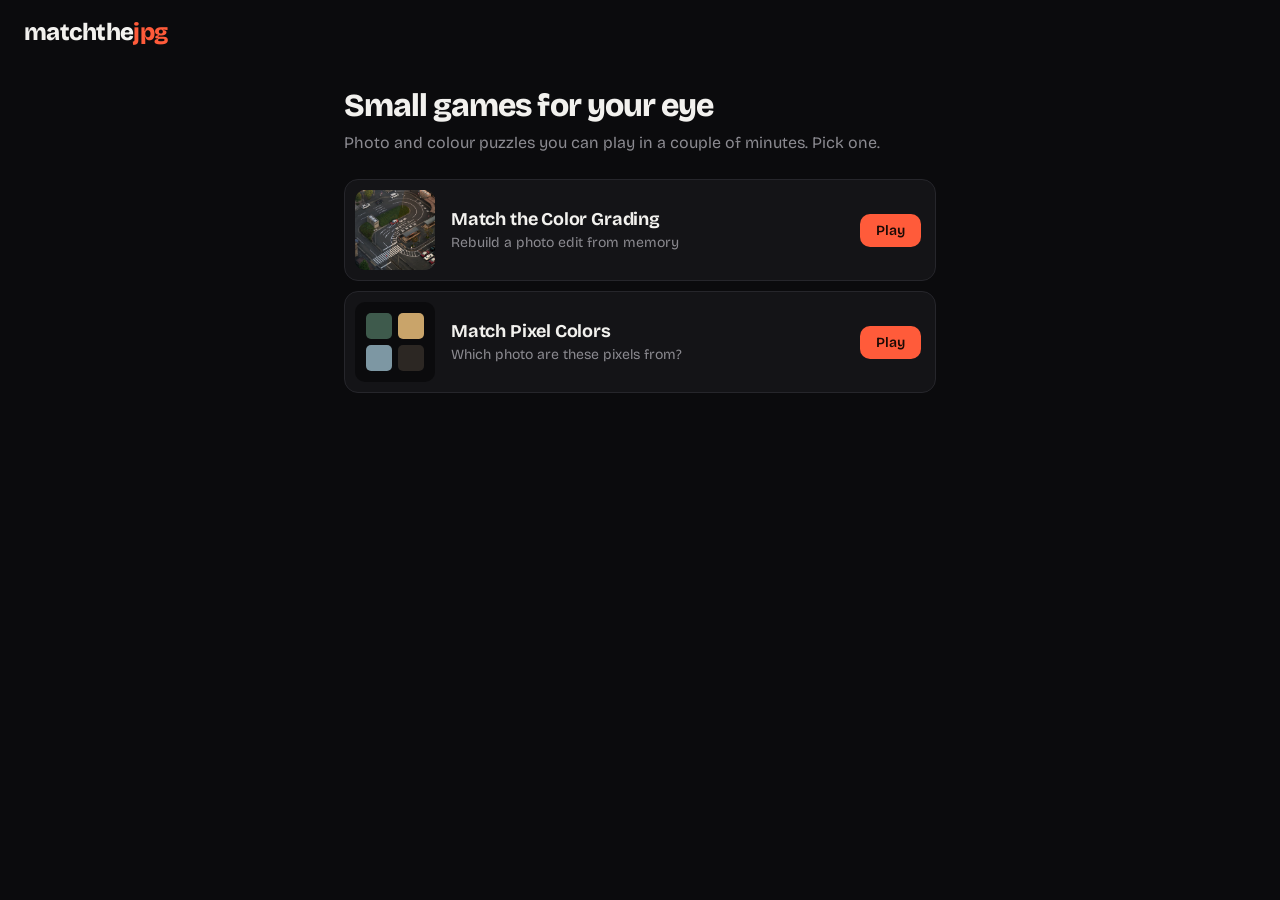
<file: index.html>
<!doctype html>
<html lang="en">
<head>
  <meta charset="utf-8">
  <meta name="viewport" content="width=device-width, initial-scale=1, viewport-fit=cover">
  <meta name="theme-color" content="#0b0b0d">
  <title>matchthejpg · small games for your eye</title>
  <meta name="description" content="Quick browser games about photos and colour. Recreate a photo edit from memory, or find which photo a few pixels came from. Free, no sign-up.">
  <link rel="canonical" href="https://matchthejpg.com/">
  <link rel="icon" href="favicon.svg" type="image/svg+xml">
  <link rel="apple-touch-icon" href="apple-touch-icon.png">

  <!-- Link previews (social apps, messengers) -->
  <meta property="og:type" content="website">
  <meta property="og:site_name" content="matchthejpg">
  <meta property="og:url" content="https://matchthejpg.com/">
  <meta property="og:title" content="matchthejpg · small games for your eye">
  <meta property="og:description" content="Quick browser games about photos and colour. How good is your eye?">
  <meta property="og:image" content="https://matchthejpg.com/og-image.jpg">
  <meta property="og:image:width" content="1200">
  <meta property="og:image:height" content="630">
  <meta name="twitter:card" content="summary_large_image">
  <meta name="twitter:title" content="matchthejpg · small games for your eye">
  <meta name="twitter:description" content="Quick browser games about photos and colour. How good is your eye?">
  <meta name="twitter:image" content="https://matchthejpg.com/og-image.jpg">

  <!-- Structured data for search engines -->
  <script type="application/ld+json">
  {
    "@context": "https://schema.org",
    "@type": "WebSite",
    "name": "matchthejpg",
    "url": "https://matchthejpg.com/",
    "description": "Quick browser games about photos and colour."
  }
  </script>
  <link rel="preconnect" href="https://fonts.googleapis.com">
  <link rel="preconnect" href="https://fonts.gstatic.com" crossorigin>
  <link href="https://fonts.googleapis.com/css2?family=Bricolage+Grotesque:opsz,wght@12..96,400..800&display=swap" rel="stylesheet">
  <link rel="stylesheet" href="css/base.css">
  <link rel="stylesheet" href="css/home.css">
</head>
<body class="home">
  <header class="home-top">
    <span class="wordmark">matchthe<span>jpg</span></span>
  </header>

  <main class="home-main">
    <section class="intro">
      <h1>Small games for your eye</h1>
      <p>Photo and colour puzzles you can play in a couple of minutes. Pick one.</p>
    </section>

    <ul class="games">
      <li>
        <a class="game" href="match-the-color-grading/">
          <span class="game-art art-match" aria-hidden="true">
            <img src="photos-web/DSC00409.jpg" alt="">
            <img class="graded" src="photos-web/DSC00409.jpg" alt="">
          </span>
          <span class="game-body">
            <span class="game-name">Match the Color Grading</span>
            <span class="game-line">Rebuild a photo edit from memory</span>
          </span>
          <span class="game-play">Play</span>
        </a>
      </li>

      <li>
        <a class="game" href="match-pixel-colors/">
          <span class="game-art art-pixels" aria-hidden="true">
            <span style="--c: #3e5a4c"></span><span style="--c: #c9a46a"></span>
            <span style="--c: #7d97a3"></span><span style="--c: #2c2723"></span>
          </span>
          <span class="game-body">
            <span class="game-name">Match Pixel Colors</span>
            <span class="game-line">Which photo are these pixels from?</span>
          </span>
          <span class="game-play">Play</span>
        </a>
      </li>
    </ul>
  </main>

  <!-- Cloudflare Web Analytics --><script type='module' src='https://static.cloudflareinsights.com/beacon.min.js' data-cf-beacon='{"token": "8331b7b0d0094bd1ba023263e48c30f5"}'></script><!-- End Cloudflare Web Analytics -->
</body>
</html>
</file>
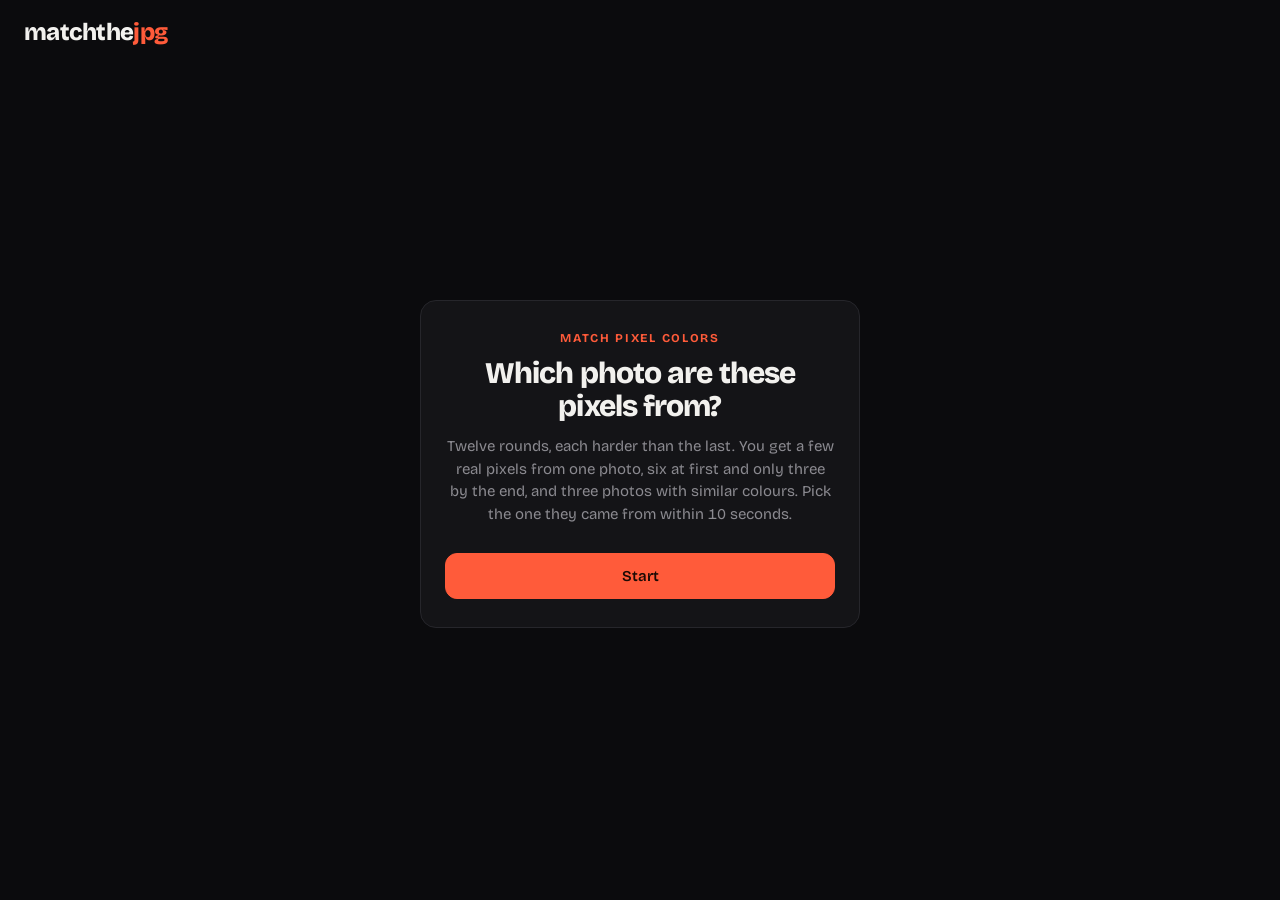
<file: four-pixels/index.html>
<!doctype html>
<html lang="en">
<head>
  <meta charset="utf-8">
  <!-- The game moved to /match-pixel-colors/. This page only forwards old links there. -->
  <title>Match Pixel Colors · matchthejpg</title>
  <meta name="robots" content="noindex">
  <link rel="canonical" href="https://matchthejpg.com/match-pixel-colors/">
  <meta http-equiv="refresh" content="0; url=../match-pixel-colors/">
  <script>location.replace('../match-pixel-colors/' + location.search + location.hash);</script>
  <style>body { margin: 0; padding: 24px; background: #0b0b0d; color: #f2f1ee; font: 16px system-ui, sans-serif; } a { color: #ff5b3a; }</style>
</head>
<body>
  <p>Match Pixel Colors has moved. <a href="../match-pixel-colors/">Go to the game</a>.</p>
</body>
</html>
</file>
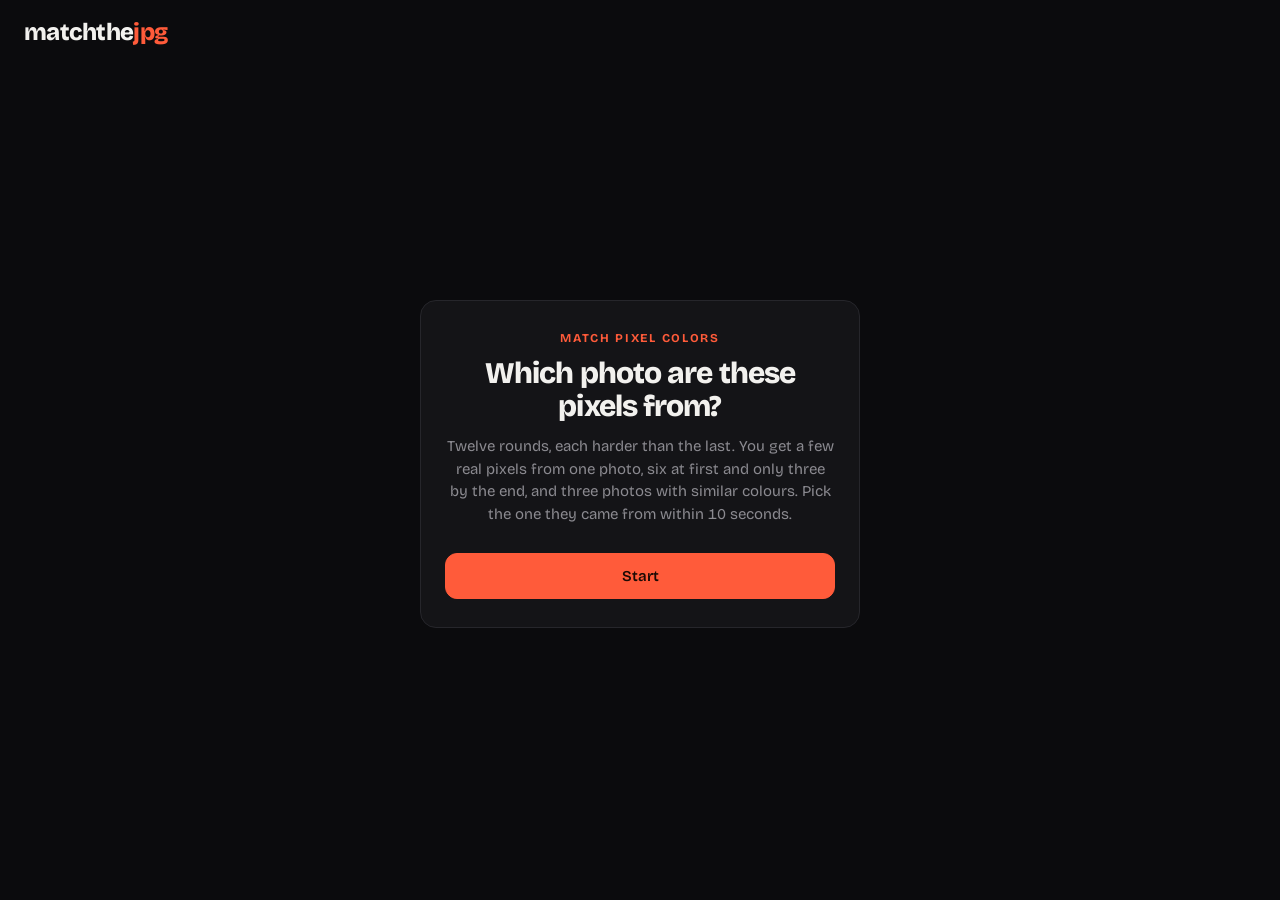
<file: match-pixel-colors/index.html>
<!doctype html>
<html lang="en">
<head>
  <meta charset="utf-8">
  <meta name="viewport" content="width=device-width, initial-scale=1, viewport-fit=cover">
  <meta name="theme-color" content="#0b0b0d">
  <title>Match Pixel Colors · which photo are these pixels from? · matchthejpg</title>
  <meta name="description" content="A colour game for your eye. You see a few real pixels from a photo and three photos with similar colours. Can you tell which one they came from? Twelve rounds, free in your browser.">
  <link rel="canonical" href="https://matchthejpg.com/match-pixel-colors/">
  <link rel="icon" href="../favicon.svg" type="image/svg+xml">
  <link rel="apple-touch-icon" href="../apple-touch-icon.png">

  <!-- Link previews (social apps, messengers) -->
  <meta property="og:type" content="website">
  <meta property="og:site_name" content="matchthejpg">
  <meta property="og:url" content="https://matchthejpg.com/match-pixel-colors/">
  <meta property="og:title" content="Match Pixel Colors · which photo are these pixels from?">
  <meta property="og:description" content="Four real pixels, three photos with similar colours. Can you find where they came from?">
  <meta property="og:image" content="https://matchthejpg.com/og-image.jpg">
  <meta property="og:image:width" content="1200">
  <meta property="og:image:height" content="630">
  <meta name="twitter:card" content="summary_large_image">
  <meta name="twitter:title" content="Match Pixel Colors · which photo are these pixels from?">
  <meta name="twitter:description" content="Four real pixels, three photos with similar colours. Can you find where they came from?">
  <meta name="twitter:image" content="https://matchthejpg.com/og-image.jpg">

  <!-- Structured data for search engines -->
  <script type="application/ld+json">
  {
    "@context": "https://schema.org",
    "@type": "VideoGame",
    "name": "Match Pixel Colors",
    "url": "https://matchthejpg.com/match-pixel-colors/",
    "description": "A browser game where you see four real pixels from a photo and pick which of three similar-coloured photos they came from.",
    "genre": ["Puzzle", "Photography"],
    "gamePlatform": "Web browser",
    "applicationCategory": "Game",
    "operatingSystem": "Any",
    "image": "https://matchthejpg.com/og-image.jpg",
    "isPartOf": { "@type": "WebSite", "name": "matchthejpg", "url": "https://matchthejpg.com/" },
    "offers": { "@type": "Offer", "price": "0", "priceCurrency": "USD" }
  }
  </script>
  <link rel="preconnect" href="https://fonts.googleapis.com">
  <link rel="preconnect" href="https://fonts.gstatic.com" crossorigin>
  <link href="https://fonts.googleapis.com/css2?family=Bricolage+Grotesque:opsz,wght@12..96,400..800&display=swap" rel="stylesheet">
  <link rel="stylesheet" href="../css/base.css">
  <link rel="stylesheet" href="style.css">
</head>
<body>
  <div class="app" data-phase="ready">
    <header class="top">
      <a class="wordmark" href="../" aria-label="matchthejpg, all games">matchthe<span>jpg</span></a>
      <div class="progress" aria-hidden="true"></div>
      <span class="tag" id="phase"></span>
    </header>

    <main class="play">
      <section class="card pane-ready">
        <p class="kicker">Match Pixel Colors</p>
        <h1>Which photo are these pixels from?</h1>
        <p>Twelve rounds, each harder than the last. You get a few real pixels from one photo, six at first and only three by the end, and three photos with similar colours. Pick the one they came from within 10 seconds.</p>
        <button id="start" type="button" class="primary">Start</button>
      </section>

      <section class="pane-round" id="round">
        <p class="prompt" id="prompt"></p>
        <div class="band" id="band"></div>
        <div class="timer" id="timer">
          <span class="timer-track" aria-hidden="true"><span class="timer-bar" id="timer-bar"></span></span>
          <span class="timer-secs" id="timer-secs" aria-label="Seconds left"></span>
        </div>
        <div class="options" id="options"></div>
        <div class="after">
          <p class="round-verdict" id="round-verdict" aria-live="polite"></p>
          <button id="next" type="button" class="primary">Next round</button>
        </div>
      </section>

      <section class="card pane-final">
        <p class="score-label">Correct</p>
        <div class="score"><span id="final-score">0</span><span class="unit" id="final-total">/ 12</span></div>
        <p class="verdict" id="verdict"></p>
        <ol class="recap" id="recap"></ol>
        <button id="again" type="button" class="primary">Play again</button>
        <a class="all-games" href="../">All games</a>
      </section>
    </main>
  </div>

  <script type="module" src="main.js"></script>
  <!-- Cloudflare Web Analytics --><script type='module' src='https://static.cloudflareinsights.com/beacon.min.js' data-cf-beacon='{"token": "8331b7b0d0094bd1ba023263e48c30f5"}'></script><!-- End Cloudflare Web Analytics -->
</body>
</html>
</file>
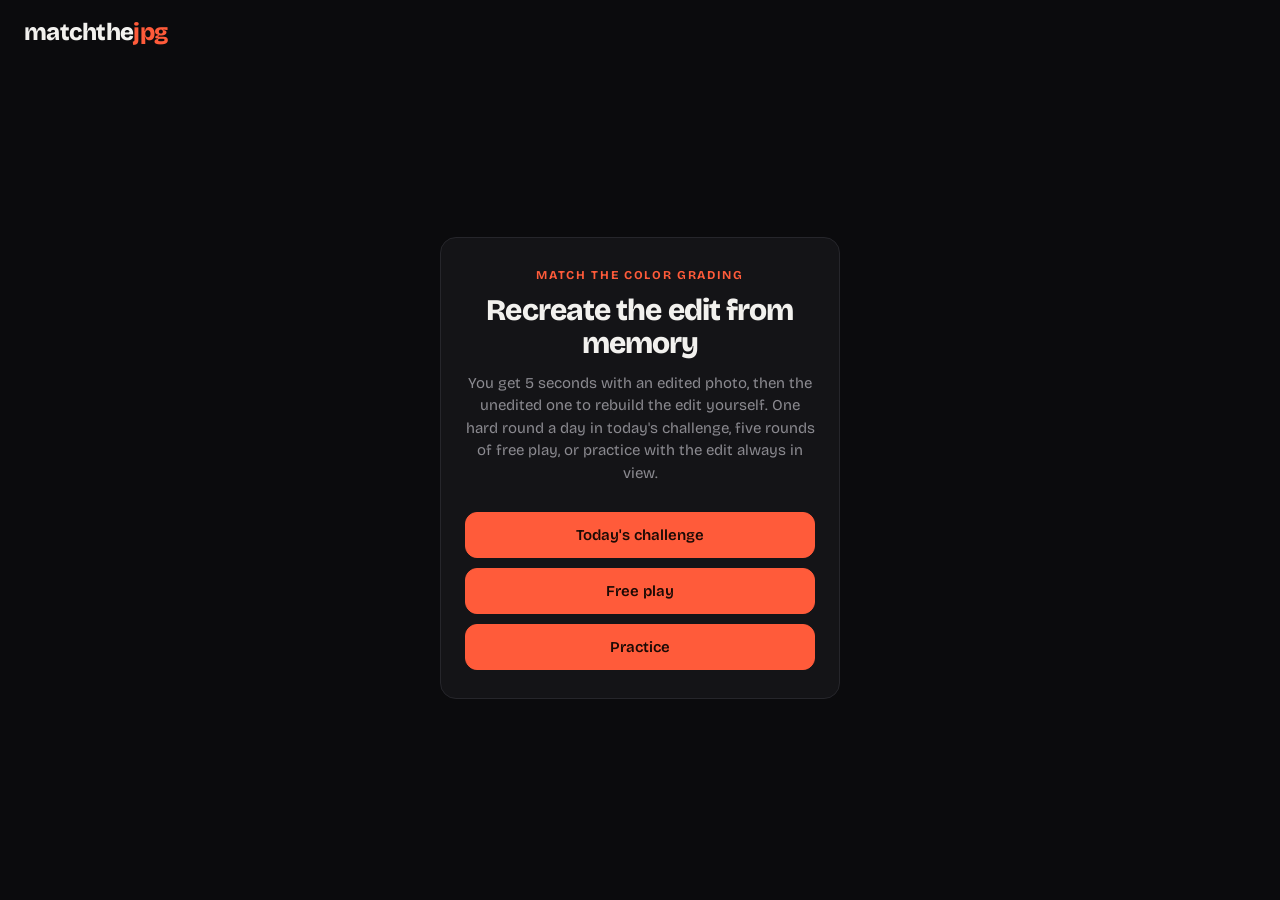
<file: match-the-color-grading/index.html>
<!doctype html>
<html lang="en">
<head>
  <meta charset="utf-8">
  <meta name="viewport" content="width=device-width, initial-scale=1, viewport-fit=cover">
  <meta name="theme-color" content="#0b0b0d">
  <title>Match the Color Grading · recreate the photo edit from memory · matchthejpg</title>
  <meta name="description" content="A photo editing game for your eye. Study an edited photo for 5 seconds, then rebuild the look from the unedited jpg with Lightroom-style sliders and colour wheels. Five rounds, scored on how close it looks.">
  <link rel="canonical" href="https://matchthejpg.com/match-the-color-grading/">
  <link rel="icon" href="../favicon.svg" type="image/svg+xml">
  <link rel="apple-touch-icon" href="../apple-touch-icon.png">

  <!-- Link previews (social apps, messengers) -->
  <meta property="og:type" content="website">
  <meta property="og:site_name" content="matchthejpg">
  <meta property="og:url" content="https://matchthejpg.com/match-the-color-grading/">
  <meta property="og:title" content="Match the Color Grading · recreate the photo edit from memory">
  <meta property="og:description" content="Study an edited photo for 5 seconds, then rebuild the look from the unedited jpg. Five rounds. How good is your eye?">
  <meta property="og:image" content="https://matchthejpg.com/og-image.jpg">
  <meta property="og:image:width" content="1200">
  <meta property="og:image:height" content="630">
  <meta name="twitter:card" content="summary_large_image">
  <meta name="twitter:title" content="Match the Color Grading · recreate the photo edit from memory">
  <meta name="twitter:description" content="Study an edited photo for 5 seconds, then rebuild the look from the unedited jpg. Five rounds. How good is your eye?">
  <meta name="twitter:image" content="https://matchthejpg.com/og-image.jpg">

  <!-- Structured data for search engines -->
  <script type="application/ld+json">
  {
    "@context": "https://schema.org",
    "@type": "VideoGame",
    "name": "Match the Color Grading",
    "url": "https://matchthejpg.com/match-the-color-grading/",
    "description": "A browser game where you study an edited photo for 5 seconds, then recreate the edit from the unedited jpg using brightness, contrast, tone and colour wheel controls.",
    "genre": ["Puzzle", "Photography"],
    "gamePlatform": "Web browser",
    "applicationCategory": "Game",
    "operatingSystem": "Any",
    "image": "https://matchthejpg.com/og-image.jpg",
    "isPartOf": { "@type": "WebSite", "name": "matchthejpg", "url": "https://matchthejpg.com/" },
    "offers": { "@type": "Offer", "price": "0", "priceCurrency": "USD" }
  }
  </script>
  <link rel="preconnect" href="https://fonts.googleapis.com">
  <link rel="preconnect" href="https://fonts.gstatic.com" crossorigin>
  <link href="https://fonts.googleapis.com/css2?family=Bricolage+Grotesque:opsz,wght@12..96,400..800&display=swap" rel="stylesheet">
  <link rel="stylesheet" href="../css/base.css">
  <link rel="stylesheet" href="style.css">
</head>
<body>
  <div class="app" data-phase="ready">
    <header class="top">
      <a class="wordmark" href="../" aria-label="matchthejpg, all games">matchthe<span>jpg</span></a>
      <div class="progress" aria-hidden="true">
        <span class="dot"></span><span class="dot"></span><span class="dot"></span><span class="dot"></span><span class="dot"></span>
      </div>
      <span class="tag" id="phase"></span>
    </header>

    <main class="play">
      <section class="stage">
        <div class="frames">
          <figure class="frame frame-original">
            <canvas id="original"></canvas>
            <figcaption>The edit</figcaption>
          </figure>
          <figure class="frame frame-guess">
            <canvas id="view"></canvas>
            <figcaption>Your edit</figcaption>
          </figure>
        </div>
      </section>

      <aside class="panel">
        <div class="pane pane-ready">
          <p class="kicker">Match the Color Grading</p>
          <h1>Recreate the edit from memory</h1>
          <p>You get 5 seconds with an edited photo, then the unedited one to rebuild the edit yourself. One hard round a day in today's challenge, five rounds of free play, or practice with the edit always in view.</p>
          <button id="daily" type="button" class="primary" disabled>Today's challenge</button>
          <button id="start" type="button" class="primary">Free play</button>
          <button id="practice" type="button" class="primary">Practice</button>
          <p class="streak" id="streak"></p>
          <p class="countdown" id="ready-countdown"></p>
        </div>

        <div class="pane pane-memorise">
          <div class="ring">
            <svg viewBox="0 0 120 120" aria-hidden="true">
              <circle class="ring-track" cx="60" cy="60" r="54"></circle>
              <circle class="ring-progress" cx="60" cy="60" r="54"></circle>
            </svg>
            <span id="count">5</span>
          </div>
          <p>Memorise the edit</p>
        </div>

        <div class="pane pane-edit">
          <div id="sliders"></div>
          <div class="actions">
            <button id="reset" type="button">Reset</button>
            <button id="submit" type="button" class="primary">Submit</button>
          </div>
        </div>

        <div class="pane pane-result">
          <div class="score"><span id="score">0</span><span class="unit">%</span></div>
          <p class="score-label">match</p>
          <div class="parts" id="parts"></div>
          <ul class="hints" id="hints"></ul>
          <button id="reveal" type="button" aria-expanded="false">Show the edit</button>
          <div class="reveal-table" id="reveal-table" hidden></div>
          <button id="next" type="button" class="primary">Next round</button>
          <div class="daily-extra" id="daily-extra" hidden>
            <p class="daily-title" id="daily-title"></p>
            <p class="streak" id="result-streak"></p>
            <div class="daily-actions">
              <button id="share" type="button" class="primary">Share</button>
              <button id="free" type="button" class="primary">Free play</button>
            </div>
            <p class="countdown" id="result-countdown"></p>
          </div>
        </div>

        <div class="pane pane-final">
          <p class="score-label">Average match</p>
          <div class="score"><span id="final-score">0</span><span class="unit">%</span></div>
          <p class="verdict" id="verdict"></p>
          <ol class="recap" id="recap"></ol>
          <button id="again" type="button" class="primary">Play again</button>
        </div>
      </aside>
    </main>
  </div>

  <script type="module" src="main.js"></script>
  <!-- Cloudflare Web Analytics --><script type='module' src='https://static.cloudflareinsights.com/beacon.min.js' data-cf-beacon='{"token": "8331b7b0d0094bd1ba023263e48c30f5"}'></script><!-- End Cloudflare Web Analytics -->
</body>
</html>
</file>
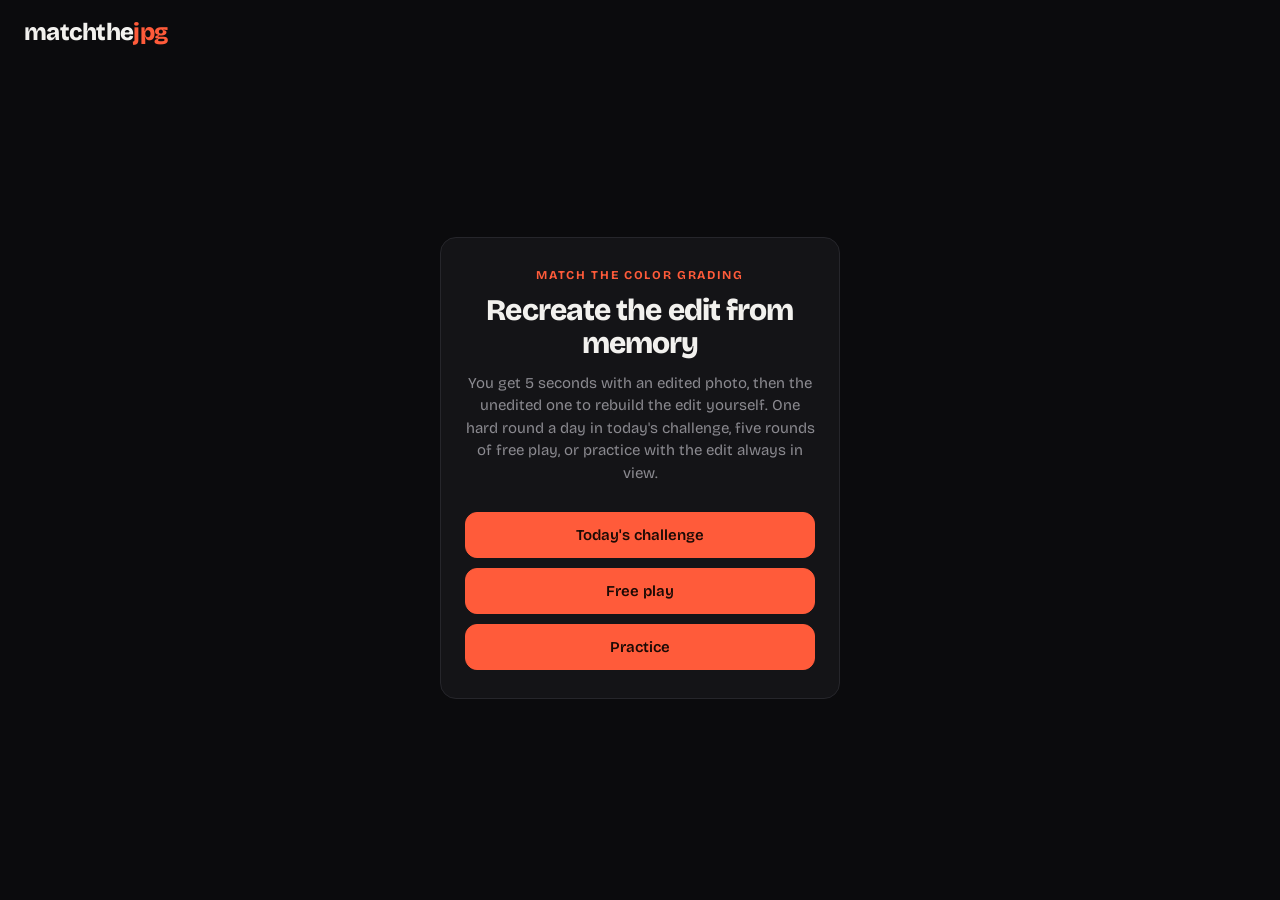
<file: match-the-color/index.html>
<!doctype html>
<html lang="en">
<head>
  <meta charset="utf-8">
  <!-- The game moved to /match-the-color-grading/. This page only forwards old links there. -->
  <title>Match the Color Grading · matchthejpg</title>
  <meta name="robots" content="noindex">
  <link rel="canonical" href="https://matchthejpg.com/match-the-color-grading/">
  <meta http-equiv="refresh" content="0; url=../match-the-color-grading/">
  <script>location.replace('../match-the-color-grading/' + location.search + location.hash);</script>
  <style>body { margin: 0; padding: 24px; background: #0b0b0d; color: #f2f1ee; font: 16px system-ui, sans-serif; } a { color: #ff5b3a; }</style>
</head>
<body>
  <p>Match the Color Grading has moved. <a href="../match-the-color-grading/">Go to the game</a>.</p>
</body>
</html>
</file>
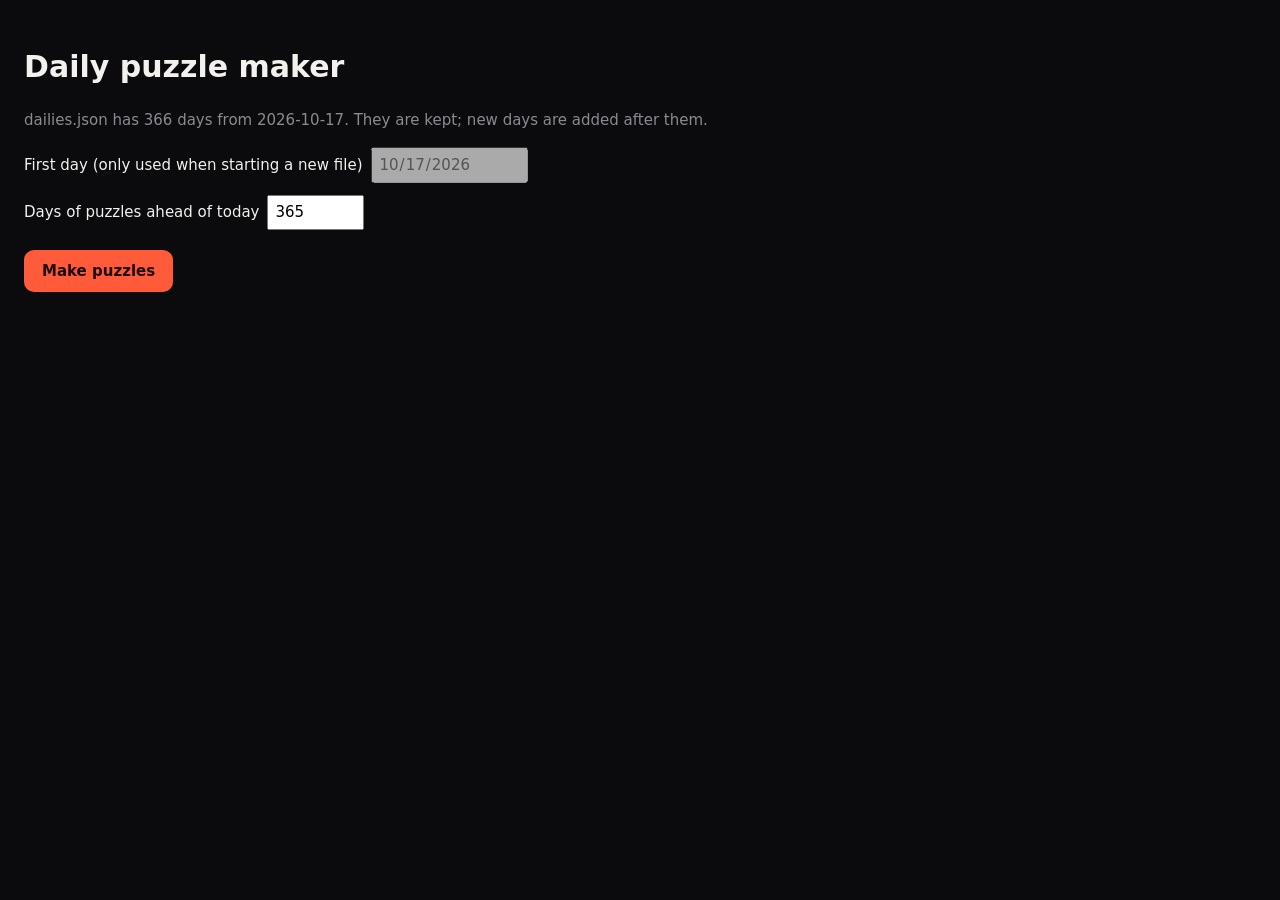
<file: match-the-color-grading/tools/make-dailies.html>
<!doctype html>
<html lang="en">
<head>
  <meta charset="utf-8">
  <title>Daily puzzle maker</title>
  <style>
    body { margin: 0; padding: 24px; max-width: 720px; background: #0b0b0d; color: #f2f1ee; font: 15px/1.5 system-ui, sans-serif; }
    label { display: block; margin: 12px 0; }
    input { margin-left: 8px; padding: 4px 6px; font: inherit; }
    button { margin-top: 8px; padding: 10px 18px; border: 0; border-radius: 10px; background: #ff5b3a; color: #1c0a05; font: inherit; font-weight: 600; cursor: pointer; }
    button:disabled { opacity: 0.5; cursor: default; }
    .muted { color: #8b8a90; }
  </style>
</head>
<body>
  <!-- Local tool, not part of the game: makes ../dailies.json, the Match the Color Grading daily
       puzzles. Open it through serve.ps1 at
       http://localhost:8080/match-the-color-grading/tools/make-dailies.html
       Puzzles already in dailies.json are kept exactly as they are; new days are added after them
       until the file reaches the chosen number of days past today. Each puzzle is a photo from
       photos-web/ and an edit made by the game's own generator (rounds.js), always at the hardest
       free-play level, so every player gets the same puzzle on the same day. -->
  <h1>Daily puzzle maker</h1>
  <p class="muted" id="existing">Checking for an existing dailies.json…</p>
  <label>First day (only used when starting a new file)<input type="date" id="start"></label>
  <label>Days of puzzles ahead of today<input type="number" id="ahead" value="365" min="1" max="2000"></label>
  <button id="go" type="button">Make puzzles</button>
  <p id="status"></p>

  <script type="module">
    import { loadPhotos, makeVisibleRound } from '../rounds.js';
    import { createScorer } from '../score.js';
    import { todayKey, dayIndex } from '../daily.js';

    const SLIDERS = 4; // the daily is always the hardest free-play round (see DIFFICULTY in main.js)
    const WHEELS = 3;
    const NO_REPEAT = 42; // days before a photo can come back (fewer when there aren't enough photos)

    const startInput = document.getElementById('start');
    const aheadInput = document.getElementById('ahead');
    const goButton = document.getElementById('go');
    const statusEl = document.getElementById('status');
    const existingEl = document.getElementById('existing');

    const existing = await fetch('../dailies.json', { cache: 'no-cache' })
      .then((r) => (r.ok ? r.json() : null))
      .catch(() => null);
    startInput.value = existing ? existing.start : todayKey();
    startInput.disabled = Boolean(existing);
    existingEl.textContent = existing
      ? 'dailies.json has ' + existing.puzzles.length + ' days from ' + existing.start + '. They are kept; new days are added after them.'
      : 'No dailies.json yet: a new one is started on the first day below (Daily #1).';

    const images = new Map();
    function loadImage(url) {
      if (!images.has(url)) {
        const img = new Image();
        img.src = url;
        images.set(url, img.decode().then(() => img));
      }
      return images.get(url);
    }

    // One puzzle per line, so the file stays readable and changes show up clearly in Git.
    function format(file) {
      return '{\n"start": ' + JSON.stringify(file.start) + ',\n"puzzles": [\n' +
        file.puzzles.map((p) => JSON.stringify(p)).join(',\n') + '\n]\n}\n';
    }

    // Saves straight into a folder where the browser allows it (Chrome, Edge), otherwise downloads.
    async function save(text) {
      if (window.showSaveFilePicker) {
        try {
          const handle = await showSaveFilePicker({
            suggestedName: 'dailies.json',
            types: [{ description: 'JSON', accept: { 'application/json': ['.json'] } }],
          });
          const writer = await handle.createWritable();
          await writer.write(text);
          await writer.close();
          return 'Saved. If you saved it into the match-the-color-grading folder, the game uses it now.';
        } catch (e) {
          if (e.name === 'AbortError') return 'Not saved. Press the button again to retry.';
        }
      }
      const link = document.createElement('a');
      link.href = URL.createObjectURL(new Blob([text], { type: 'application/json' }));
      link.download = 'dailies.json';
      link.click();
      return 'Downloaded dailies.json. Move it into the match-the-color-grading folder, replacing the old one.';
    }

    goButton.addEventListener('click', async () => {
      goButton.disabled = true;
      const file = existing ? { start: existing.start, puzzles: existing.puzzles.slice() } : { start: startInput.value, puzzles: [] };
      const need = dayIndex(todayKey()) + Number(aheadInput.value) - dayIndex(file.start) + 1;
      const urls = await loadPhotos();
      const names = urls.map((url) => decodeURIComponent(url.split('/').pop()));
      const gap = Math.min(NO_REPEAT, names.length - 1);
      const scorer = createScorer();
      const before = file.puzzles.length;
      while (file.puzzles.length < need) {
        const recent = file.puzzles.slice(-gap).map((p) => p.photo);
        const choices = names.filter((n) => !recent.includes(n));
        const photo = choices[Math.floor(Math.random() * choices.length)];
        scorer.setImage(await loadImage(urls[names.indexOf(photo)]));
        file.puzzles.push({ photo, look: makeVisibleRound(scorer, SLIDERS, WHEELS).look });
        if (file.puzzles.length % 10 === 0) statusEl.textContent = 'Made ' + (file.puzzles.length - before) + ' of ' + (need - before) + '…';
      }
      const added = file.puzzles.length - before;
      statusEl.textContent = (added ? 'Added ' + added + ' days.' : 'Nothing to add, the file already covers that.') +
        ' The file now runs until Daily #' + file.puzzles.length + '. ' + await save(format(file));
      goButton.disabled = false;
    });
  </script>
</body>
</html>
</file>
<file: css/base.css>
/* Shared by every page: colours, page basics, the wordmark, buttons and the rise animation.
   Each page adds its own stylesheet after this one. */

:root {
  --bg: #0b0b0d;
  --surface: #141417;
  --line: #26262b;
  --text: #f2f1ee;
  --muted: #8b8a90;
  --accent: #ff5b3a;
  --ink: #1c0a05;
  --thumb: 14px;
  --ease: cubic-bezier(0.2, 0.8, 0.2, 1);
}

* { box-sizing: border-box; }

html, body {
  height: 100%;
  margin: 0;
}

body {
  background: var(--bg);
  color: var(--text);
  font-family: 'Bricolage Grotesque', system-ui, -apple-system, 'Segoe UI', sans-serif;
  font-variant-numeric: tabular-nums;
  -webkit-font-smoothing: antialiased;
}

@keyframes rise {
  from { opacity: 0; transform: translateY(10px); }
}

/* Wordmark */

.wordmark {
  justify-self: start;
  font-size: 24px;
  font-weight: 800;
  letter-spacing: -0.03em;
}

.wordmark span { color: var(--accent); }

/* On a game page the wordmark links back to the list of games. */
a.wordmark {
  color: inherit;
  text-decoration: none;
}

a.wordmark:focus-visible {
  outline: 2px solid var(--accent);
  outline-offset: 4px;
  border-radius: 4px;
}

.tag {
  color: var(--muted);
  font-size: 13px;
  letter-spacing: 0.08em;
  text-transform: uppercase;
}

/* Buttons */

button {
  position: relative;
  isolation: isolate;
  overflow: hidden;
  height: 46px;
  border: 1px solid var(--line);
  border-radius: 12px;
  background: transparent;
  color: var(--text);
  font: inherit;
  font-size: 15px;
  font-weight: 600;
  cursor: pointer;
  transition: transform 0.15s var(--ease), background 0.2s, border-color 0.2s;
}

button:hover { border-color: var(--muted); }
button:active { transform: scale(0.97); }
button:focus-visible { outline: 2px solid var(--accent); outline-offset: 2px; }

button.primary {
  border-color: var(--accent);
  background: var(--accent);
  color: var(--ink);
}

/* Click wave: a circle grows from the centre behind the label, then fades. */

button::after {
  content: '';
  position: absolute;
  top: 50%;
  left: 50%;
  z-index: -1;
  width: 100%;
  aspect-ratio: 1;
  border-radius: 50%;
  background: var(--text);
  opacity: 0;
  transform: translate(-50%, -50%) scale(0);
  pointer-events: none;
}

button.is-waving { animation: wave-label 0.5s var(--ease); }
button.is-waving::after { animation: wave 0.5s var(--ease); }

@keyframes wave {
  0% { opacity: 1; transform: translate(-50%, -50%) scale(0); }
  60% { opacity: 1; transform: translate(-50%, -50%) scale(1.5); }
  100% { opacity: 0; transform: translate(-50%, -50%) scale(1.5); }
}

/* Keep the label readable while the wave is behind it. */
@keyframes wave-label {
  30%, 60% { color: var(--ink); }
}

@media (max-width: 820px) {
  .wordmark { font-size: 15px; }
}

@media (prefers-reduced-motion: reduce) {
  button.is-waving, button.is-waving::after { animation: none; }
  button { transition: none; }
}
</file>
<file: css/home.css>
/* Homepage: the list of games, one slim row each so all of them fit on one screen.
   Colours, font and the wordmark come from base.css. */

.home-top {
  padding: 18px 24px 14px;
}

.home-main {
  max-width: 640px;
  margin: 0 auto;
  padding: 28px 24px 48px;
}

.intro {
  margin-bottom: 24px;
  animation: rise 0.5s var(--ease) both;
}

.intro h1 {
  margin: 0 0 8px;
  font-size: 32px;
  font-weight: 800;
  letter-spacing: -0.03em;
  line-height: 1.1;
}

.intro p {
  margin: 0;
  color: var(--muted);
  font-size: 16px;
  line-height: 1.5;
}

/* Game rows: preview, name and one line, then Play */

.games {
  display: grid;
  gap: 10px;
  margin: 0;
  padding: 0;
  list-style: none;
}

.games li {
  display: flex;
  animation: rise 0.5s var(--ease) both;
}

.games li:nth-child(2) { animation-delay: 60ms; }
.games li:nth-child(3) { animation-delay: 120ms; }
.games li:nth-child(n + 4) { animation-delay: 180ms; }

.game {
  display: grid;
  grid-template-columns: auto minmax(0, 1fr) auto;
  align-items: center;
  gap: 16px;
  flex: 1;
  padding: 10px 14px 10px 10px;
  border: 1px solid var(--line);
  border-radius: 14px;
  background: var(--surface);
  color: inherit;
  text-decoration: none;
  transition: transform 0.2s var(--ease), border-color 0.2s;
}

a.game:hover {
  border-color: var(--muted);
  transform: translateY(-2px);
}

a.game:focus-visible {
  outline: 2px solid var(--accent);
  outline-offset: 3px;
}

.game-art {
  position: relative;
  display: block;
  width: 80px;
  height: 80px;
  overflow: hidden;
  border-radius: 10px;
  background: var(--bg);
}

.game-body {
  display: flex;
  flex-direction: column;
  gap: 3px;
  min-width: 0;
}

.game-name {
  font-size: 18px;
  font-weight: 700;
  letter-spacing: -0.01em;
}

.game-line {
  overflow: hidden;
  color: var(--muted);
  font-size: 14px;
  line-height: 1.4;
  text-overflow: ellipsis;
  white-space: nowrap;
}

.game-play {
  padding: 8px 16px;
  border-radius: 10px;
  background: var(--accent);
  color: var(--ink);
  font-size: 14px;
  font-weight: 600;
}

.game-soon {
  color: var(--muted);
  font-size: 11px;
  font-weight: 600;
  letter-spacing: 0.1em;
  text-align: right;
  text-transform: uppercase;
}

.game.is-soon .game-art { opacity: 0.55; }
.game.is-soon .game-name { color: var(--muted); }

/* Match the Color Grading preview: the same photo, the right half graded, split on a diagonal */

.art-match img {
  position: absolute;
  inset: 0;
  width: 100%;
  height: 100%;
  object-fit: cover;
}

.art-match .graded {
  clip-path: polygon(62% 0, 100% 0, 100% 100%, 38% 100%);
  filter: sepia(0.35) saturate(1.5) hue-rotate(-12deg) contrast(1.12) brightness(1.03);
}

/* Match Pixel Colors preview: four swatches */

.art-pixels {
  display: grid;
  grid-template-columns: repeat(2, 26px);
  gap: 6px;
  place-content: center;
}

.art-pixels span {
  width: 26px;
  height: 26px;
  border-radius: 5px;
  background: var(--c);
}

@media (max-width: 820px) {
  .home-top { padding: 12px 16px 10px; }
  .home-main { padding: 16px 16px 32px; }
  .intro { margin-bottom: 18px; }
  .intro h1 { font-size: 26px; }
  .intro p { font-size: 15px; }
  .games { gap: 8px; }
  .game { gap: 12px; padding: 8px 12px 8px 8px; }
  .game-art { width: 64px; height: 64px; }
  .game-name { font-size: 16px; }
  .game-line { font-size: 13px; }
  .game-play { padding: 7px 14px; }
  .art-pixels { grid-template-columns: repeat(2, 21px); gap: 5px; }
  .art-pixels span { width: 21px; height: 21px; }
}

@media (prefers-reduced-motion: reduce) {
  .intro, .games li { animation: none; }
  .game { transition: none; }
}
</file>
<file: match-pixel-colors/style.css>
/* Match Pixel Colors. Colours, buttons and the wordmark come from css/base.css. */

:root {
  --right: #3ecf6e;
  --wrong: #ff4d4d;
}

.app {
  display: grid;
  grid-template-rows: auto 1fr;
  min-height: 100dvh;
}

/* Header: wordmark, round dots, phase */

.top {
  display: grid;
  grid-template-columns: 1fr auto 1fr;
  align-items: center;
  padding: 18px 24px 14px;
}

.top .tag { justify-self: end; }

.progress {
  display: flex;
  gap: 8px;
}

.app[data-phase='ready'] .progress,
.app[data-phase='final'] .progress {
  visibility: hidden;
}

.dot {
  width: 10px;
  height: 10px;
  border-radius: 50%;
  background: var(--line);
  transition: background 0.4s, box-shadow 0.4s, transform 0.4s var(--ease);
}

.dot.is-current {
  background: transparent;
  box-shadow: inset 0 0 0 2px var(--accent);
  transform: scale(1.2);
}

.dot.is-right { background: var(--right); }
.dot.is-wrong { background: var(--wrong); }

/* One pane per phase */

.play {
  display: grid;
  place-items: center;
  padding: 0 24px 32px;
}

.pane-ready,
.pane-round,
.pane-final {
  display: none;
}

.app[data-phase='ready'] .pane-ready,
.app[data-phase='final'] .pane-final {
  display: flex;
}

.app[data-phase='round'] .pane-round { display: block; }

/* Start and results cards */

.card {
  flex-direction: column;
  align-items: center;
  width: 100%;
  max-width: 440px;
  padding: 28px 24px;
  border: 1px solid var(--line);
  border-radius: 16px;
  background: var(--surface);
  text-align: center;
  animation: rise 0.5s var(--ease) both;
}

.card h1 {
  margin: 0 0 12px;
  font-size: 30px;
  font-weight: 800;
  letter-spacing: -0.03em;
  line-height: 1.1;
}

.card p {
  margin: 0;
  color: var(--muted);
  font-size: 15px;
  line-height: 1.5;
}

.card p.kicker {
  margin-bottom: 10px;
  color: var(--accent);
  font-size: 12px;
  font-weight: 700;
  letter-spacing: 0.14em;
  text-transform: uppercase;
}

.card > button {
  width: 100%;
  margin-top: 28px;
}

/* A round: the pixel band, then the photos to choose from */

.pane-round {
  width: 100%;
  max-width: 860px;
}

.prompt {
  margin: 0 0 14px;
  color: var(--muted);
  font-size: 13px;
  font-weight: 600;
  letter-spacing: 0.12em;
  text-align: center;
  text-transform: uppercase;
}

/* --n pixels in a row (set in main.js), up to about 90px each, never wider than the screen */
.band {
  display: grid;
  grid-template-columns: repeat(var(--n, 4), 1fr);
  gap: 10px;
  max-width: calc(var(--n, 4) * 100px);
  margin: 0 auto 24px;
}

.pixel {
  aspect-ratio: 1;
  border-radius: 12px;
  background: var(--c);
  box-shadow: inset 0 0 0 1px rgba(255, 255, 255, 0.08);
  animation: pixel-in 0.45s var(--ease) both;
  animation-delay: calc(var(--i) * 70ms);
}

/* Round timer: a bar that drains (scaled in main.js) and the seconds left, red near the end */
.timer {
  display: flex;
  align-items: center;
  gap: 12px;
  max-width: 400px;
  margin: -8px auto 22px;
}

.timer-track {
  flex: 1;
  height: 6px;
  overflow: hidden;
  border-radius: 3px;
  background: var(--line);
}

.timer-bar {
  display: block;
  height: 100%;
  border-radius: inherit;
  background: var(--accent);
  transform-origin: left;
}

.timer-secs {
  min-width: 1.4em;
  font-size: 15px;
  font-weight: 700;
  text-align: right;
}

.timer.is-low .timer-bar { background: var(--wrong); }
.timer.is-low .timer-secs { color: var(--wrong); }

/* Once answered the timer stops where it was and steps back. */
.pane-round.is-answered .timer { opacity: 0.4; }

@keyframes pixel-in {
  from { opacity: 0; transform: scale(0.6); }
}

.options {
  display: grid;
  grid-template-columns: repeat(3, minmax(0, 1fr));
  gap: 14px;
}

/* A photo option is a button, but without the usual button size and click wave. */
.option {
  position: relative;
  height: auto;
  aspect-ratio: 4 / 3;
  padding: 0;
  border: 2px solid var(--line);
  border-radius: 12px;
  background: var(--bg);
  animation: rise 0.5s var(--ease) both;
  animation-delay: calc(var(--i) * 80ms + 200ms);
  transition: border-color 0.2s, opacity 0.3s, transform 0.15s var(--ease);
}

.option::after { display: none; }
.option.is-waving { animation: none; }

.option img {
  display: block;
  width: 100%;
  height: 100%;
  object-fit: cover;
}

.option:disabled { cursor: default; }
.option:disabled:active { transform: none; }

/* After answering: the source in green, a wrong pick in red, the rest faded */
.pane-round.is-answered .option { opacity: 0.4; }
.pane-round.is-answered .option.is-right,
.pane-round.is-answered .option.is-wrong { opacity: 1; }
.option.is-right { border-color: var(--right); }
.option.is-wrong { border-color: var(--wrong); }

.badge {
  position: absolute;
  top: 8px;
  left: 8px;
  padding: 4px 9px;
  border-radius: 7px;
  color: var(--ink);
  font-size: 12px;
  font-weight: 700;
  letter-spacing: 0.04em;
  animation: rise 0.35s var(--ease) both;
}

.option.is-right .badge { background: var(--right); }
.option.is-wrong .badge { background: var(--wrong); }

/* Where each pixel came from, on the source photo */
.marker {
  position: absolute;
  width: 20px;
  height: 20px;
  margin: -10px 0 0 -10px;
  border: 2px solid #fff;
  border-radius: 50%;
  background: var(--c);
  box-shadow: 0 0 0 2px rgba(0, 0, 0, 0.55), 0 4px 10px rgba(0, 0, 0, 0.5);
  animation: pixel-in 0.4s var(--ease) both;
  animation-delay: calc(var(--i) * 90ms + 150ms);
}

.after {
  display: flex;
  flex-direction: column;
  align-items: center;
  gap: 12px;
  margin-top: 22px;
  visibility: hidden;
}

.pane-round.is-answered .after {
  visibility: visible;
  animation: rise 0.4s var(--ease) both;
}

.round-verdict {
  margin: 0;
  font-size: 22px;
  font-weight: 800;
  letter-spacing: -0.02em;
}

.after button {
  width: 100%;
  max-width: 320px;
}

/* Results */

.score {
  font-size: 96px;
  font-weight: 800;
  letter-spacing: -0.05em;
  line-height: 1;
}

.score .unit {
  margin-left: 6px;
  color: var(--muted);
  font-size: 40px;
  letter-spacing: 0;
}

.card p.score-label {
  margin-bottom: 6px;
  font-size: 13px;
  font-weight: 600;
  letter-spacing: 0.12em;
  text-transform: uppercase;
}

.card p.verdict {
  margin-top: 10px;
  color: var(--text);
  font-size: 22px;
  font-weight: 700;
  letter-spacing: -0.02em;
}

.recap {
  display: grid;
  gap: 10px;
  width: 100%;
  margin: 28px 0 0;
  padding: 0;
  list-style: none;
}

.recap li {
  display: grid;
  grid-template-columns: 16px auto 1fr auto;
  align-items: center;
  gap: 12px;
  padding: 8px 12px;
  border: 1px solid var(--line);
  border-radius: 12px;
  animation: rise 0.5s var(--ease) both;
  animation-delay: calc(var(--i) * 90ms + 300ms);
}

.recap-no {
  color: var(--muted);
  font-size: 13px;
  font-weight: 600;
}

/* The round's pixels in two rows, as many columns as needed */
.mini-band {
  display: grid;
  grid-template-rows: repeat(2, 14px);
  grid-auto-columns: 14px;
  grid-auto-flow: column;
  gap: 3px;
}

.mini-band span {
  width: 14px;
  height: 14px;
  border-radius: 3px;
  background: var(--c);
}

.recap-photos {
  display: flex;
  gap: 6px;
}

.recap-photos img {
  width: 56px;
  height: 42px;
  border: 2px solid var(--right);
  border-radius: 6px;
  object-fit: cover;
}

.recap-photos img.is-wrong { border-color: var(--wrong); }

.recap-late {
  align-self: center;
  color: var(--wrong);
  font-size: 12px;
  font-weight: 600;
}

.recap-mark {
  font-size: 18px;
  font-weight: 800;
}

.recap-mark.is-right { color: var(--right); }
.recap-mark.is-wrong { color: var(--wrong); }

.all-games {
  margin-top: 14px;
  color: var(--muted);
  font-size: 14px;
  font-weight: 600;
  text-decoration: none;
}

.all-games:hover { color: var(--text); }

@media (max-width: 820px) {
  .top { padding: 12px 16px 10px; }
  /* Ten dots and the round label have to share the header with the wordmark. */
  .progress { gap: 4px; }
  .dot { width: 6px; height: 6px; }
  .tag-word { display: none; }
  .play { padding: 0 16px 24px; }
  .band { gap: 8px; max-width: calc(var(--n, 4) * 80px); margin-bottom: 18px; }
  .timer { margin: -6px auto 16px; }
  .options { gap: 8px; }
  .option { aspect-ratio: 3 / 4; }
  .marker { width: 16px; height: 16px; margin: -8px 0 0 -8px; }
  .badge { top: 6px; left: 6px; padding: 3px 7px; font-size: 11px; }
  .card > button { margin-top: 20px; }
  .score { font-size: 72px; }
  .score .unit { font-size: 32px; }
}

@media (prefers-reduced-motion: reduce) {
  .pixel, .option, .marker, .badge, .recap li, .card, .pane-round.is-answered .after { animation: none; }
}
</file>
<file: match-the-color-grading/style.css>
/* Match the Color Grading. Colours, buttons and the wordmark come from css/base.css. */

/* The game fills the window exactly, so the page itself never scrolls. */
body { overflow: hidden; }

.app {
  display: grid;
  grid-template-rows: auto 1fr;
  height: 100dvh;
}

/* Header */

.top {
  display: grid;
  grid-template-columns: 1fr auto 1fr;
  align-items: center;
  padding: 18px 24px 14px;
}

.top .tag { justify-self: end; }

/* Round progress: finished rounds take their score's colour (set in main.js) */

.progress {
  display: flex;
  gap: 8px;
}

.app[data-phase='ready'] .progress,
.app[data-phase='final'] .progress,
.app[data-mode='daily'] .progress,
.app[data-mode='practice'] .progress {
  visibility: hidden;
}

.dot {
  width: 10px;
  height: 10px;
  border-radius: 50%;
  background: var(--line);
  transition: background 0.4s, box-shadow 0.4s, transform 0.4s var(--ease);
}

.dot.is-current {
  background: transparent;
  box-shadow: inset 0 0 0 2px var(--accent);
  transform: scale(1.2);
}

.dot.is-done { animation: dot-pop 0.5s var(--ease); }

@keyframes dot-pop {
  50% { transform: scale(1.6); }
}

/* The game's name above the start card's heading */
.pane p.kicker {
  margin-bottom: 10px;
  color: var(--accent);
  font-size: 12px;
  font-weight: 700;
  letter-spacing: 0.14em;
  text-transform: uppercase;
}

/* Layout */

.play {
  display: grid;
  grid-template-columns: minmax(0, 1fr) 340px;
  gap: 24px;
  min-height: 0;
  padding: 0 24px 24px;
}

.stage {
  display: grid;
  place-items: center;
  min-width: 0;
  min-height: 0;
  overflow: hidden;
}

/* The photo, plus the original beside it on the result screen */

.frames {
  display: flex;
  align-items: center;
  justify-content: center;
  gap: 16px;
}

.frames.is-column { flex-direction: column; }

.frame {
  display: flex;
  flex-direction: column;
  align-items: center;
  margin: 0;
}

.frame canvas {
  display: block;
  border-radius: 10px;
  box-shadow: 0 24px 60px rgba(0, 0, 0, 0.55);
}

.frame figcaption {
  display: none;
  height: 28px;
  color: var(--muted);
  font-size: 12px;
  font-weight: 600;
  letter-spacing: 0.12em;
  line-height: 28px;
  text-transform: uppercase;
}

.frame-original { display: none; }

.app[data-phase='result'] .frame-original,
.app[data-mode='practice'][data-phase='edit'] .frame-original {
  display: flex;
  animation: rise 0.5s var(--ease) both;
}

.app[data-phase='result'] .frame figcaption,
.app[data-mode='practice'][data-phase='edit'] .frame figcaption { display: block; }

#view {
  transition: opacity 0.26s var(--ease), transform 0.45s var(--ease), filter 0.26s var(--ease);
}

#view.is-hidden {
  opacity: 0;
  transform: scale(0.985);
  transition: none;
}

/* Brief blur-out while the original is swapped for the distorted version */
#view.is-swapping {
  opacity: 0;
  filter: blur(12px);
}

.panel {
  display: flex;
  flex-direction: column;
  min-height: 0;
  background: var(--surface);
  border: 1px solid var(--line);
  border-radius: 16px;
}

/* One pane per phase; only the current one is shown */

.pane {
  display: none;
  flex: 1;
  flex-direction: column;
  min-height: 0;
}

.app[data-phase='ready'] .pane-ready,
.app[data-phase='memorise'] .pane-memorise,
.app[data-phase='edit'] .pane-edit,
.app[data-phase='result'] .pane-result,
.app[data-phase='final'] .pane-final {
  display: flex;
}

.pane-ready,
.pane-memorise,
.pane-result,
.pane-final {
  align-items: center;
  justify-content: center;
  padding: 28px 24px;
  text-align: center;
  animation: rise 0.5s var(--ease) both;
}

.pane p {
  margin: 0;
  color: var(--muted);
  font-size: 15px;
  line-height: 1.5;
}

.pane-ready h1 {
  margin: 0 0 12px;
  font-size: 30px;
  font-weight: 800;
  letter-spacing: -0.03em;
  line-height: 1.1;
}

.pane-ready button,
.pane-result button,
.pane-final button {
  width: 100%;
  margin-top: 28px;
}

/* Before the first round there is no photo, so the intro card sits alone in the middle. */
.app[data-phase='ready'] .stage,
.app[data-phase='final'] .stage { display: none; }

/* Final results: one centred card with the average and a row per round */
.app[data-phase='final'] .play {
  grid-template-columns: minmax(0, 520px);
  grid-template-rows: minmax(0, 1fr);
  justify-content: center;
}

.pane-final {
  justify-content: safe center;
  overflow-y: auto;
}

.pane p.verdict {
  margin-top: 10px;
  color: var(--text);
  font-size: 22px;
  font-weight: 700;
  letter-spacing: -0.02em;
}

.recap {
  display: grid;
  gap: 10px;
  width: 100%;
  margin: 28px 0 0;
  padding: 0;
  list-style: none;
}

.recap li {
  display: grid;
  grid-template-columns: 20px auto auto 1fr;
  align-items: center;
  gap: 10px;
  padding: 8px 14px 8px 12px;
  border: 1px solid var(--line);
  border-radius: 12px;
  animation: rise 0.5s var(--ease) both;
  animation-delay: calc(var(--i) * 90ms + 450ms);
}

.recap canvas {
  display: block;
  border-radius: 6px;
}

.recap-no {
  color: var(--muted);
  font-size: 13px;
  font-weight: 600;
}

.recap-score {
  justify-self: end;
  font-size: 22px;
  font-weight: 800;
  letter-spacing: -0.02em;
}

.app[data-phase='ready'] .play {
  grid-template-columns: minmax(0, 400px);
  grid-template-rows: auto;
  place-content: center;
}

/* Countdown ring */

.ring {
  position: relative;
  width: 132px;
  height: 132px;
  margin-bottom: 18px;
}

.ring svg {
  width: 100%;
  height: 100%;
  transform: rotate(-90deg);
}

.ring circle {
  fill: none;
  stroke-width: 6;
}

.ring-track { stroke: var(--line); }

.ring-progress {
  stroke: var(--accent);
  stroke-linecap: round;
  stroke-dasharray: 339.3;
}

.app[data-phase='memorise'] .ring-progress { animation: drain 5s linear forwards; }

@keyframes drain {
  to { stroke-dashoffset: 339.3; }
}

#count {
  position: absolute;
  inset: 0;
  display: grid;
  place-items: center;
  font-size: 56px;
  font-weight: 800;
  letter-spacing: -0.03em;
}

/* Result */

.score {
  font-size: 104px;
  font-weight: 800;
  letter-spacing: -0.05em;
  line-height: 1;
}

.score .unit {
  margin-left: 4px;
  font-size: 44px;
  letter-spacing: 0;
}

.pane p.score-label {
  margin-top: 6px;
  font-size: 13px;
  font-weight: 600;
  letter-spacing: 0.12em;
  text-transform: uppercase;
}

/* Hints and the revealed settings can outgrow the card, so it scrolls. */
.pane-result {
  justify-content: safe center;
  overflow-y: auto;
}

/* Scroll instead of squashing: buttons (overflow: hidden) would otherwise shrink to fit. */
.pane-result > * { flex-shrink: 0; }

/* Score parts: a name, a bar filled to the part's score, and its number */
.parts {
  display: grid;
  grid-template-columns: auto 1fr 2.2em;
  align-items: center;
  gap: 8px 12px;
  width: 100%;
  margin-top: 22px;
}

.part-name {
  color: var(--muted);
  font-size: 11px;
  font-weight: 600;
  letter-spacing: 0.12em;
  text-align: left;
  text-transform: uppercase;
}

.part-bar {
  height: 6px;
  overflow: hidden;
  border-radius: 3px;
  background: var(--line);
}

.part-bar span {
  display: block;
  height: 100%;
  border-radius: inherit;
  animation: grow 0.9s var(--ease) both;
}

@keyframes grow {
  from { width: 0; }
}

.part-value {
  font-size: 15px;
  font-weight: 700;
  text-align: right;
}

.hints {
  display: grid;
  gap: 6px;
  width: 100%;
  margin: 16px 0 0;
  padding: 0;
  list-style: none;
  text-align: left;
}

.hints li {
  padding: 9px 12px;
  border: 1px solid var(--line);
  border-radius: 10px;
  font-size: 14px;
  line-height: 1.35;
  animation: rise 0.5s var(--ease) both;
  animation-delay: calc(var(--i) * 90ms + 300ms);
}

.hints li.is-close {
  color: var(--muted);
  text-align: center;
}

.pane-result #reveal { margin-top: 20px; }
.pane-result #next { margin-top: 10px; }

/* Daily challenge: the start card's second button, streak and countdown lines, and the end of
   the daily's result card (title, streak, Share and Free play, countdown). */
.pane-ready #start,
.pane-ready #practice { margin-top: 10px; }

.pane p.streak {
  margin-top: 16px;
  color: var(--text);
  font-size: 15px;
  font-weight: 600;
}

.pane p.countdown {
  margin-top: 6px;
  font-size: 13px;
}

.pane p.countdown:empty,
.pane p.streak:empty { display: none; }

.daily-extra {
  display: flex;
  flex-direction: column;
  align-items: center;
  width: 100%;
  margin-top: 22px;
  padding-top: 18px;
  border-top: 1px solid var(--line);
}

.daily-extra[hidden] { display: none; }

.pane p.daily-title {
  color: var(--text);
  font-size: 20px;
  font-weight: 800;
  letter-spacing: -0.02em;
}

.pane p.daily-title + .streak { margin-top: 6px; }

.daily-actions {
  display: grid;
  grid-template-columns: 1fr 1fr;
  gap: 10px;
  width: 100%;
  margin-top: 16px;
}

.pane-result .daily-actions button { margin-top: 0; }

.reveal-table {
  display: grid;
  grid-template-columns: 1fr auto auto;
  gap: 6px 16px;
  width: 100%;
  margin-top: 14px;
  font-size: 14px;
  text-align: left;
}

.reveal-table[hidden] { display: none; }

.reveal-head {
  color: var(--muted);
  font-size: 11px;
  font-weight: 600;
  letter-spacing: 0.12em;
  text-transform: uppercase;
}

.swatch {
  display: inline-block;
  width: 10px;
  height: 10px;
  margin-right: 6px;
  border-radius: 50%;
}

#sliders {
  flex: 1;
  min-height: 0;
  overflow-y: auto;
  padding: 6px 20px 12px;
}

/* Slider groups */

.group-title {
  margin: 18px 0 6px;
  color: var(--muted);
  font-size: 12px;
  font-weight: 600;
  letter-spacing: 0.12em;
  text-transform: uppercase;
}

.slider {
  display: block;
  padding: 7px 0;
  animation: rise 0.5s var(--ease) both;
  animation-delay: calc(var(--i) * 40ms + 120ms);
}

.slider-head {
  display: flex;
  justify-content: space-between;
  font-size: 15px;
  font-weight: 500;
}

.slider output {
  color: var(--muted);
  transition: color 0.2s;
}

.slider output.is-set { color: var(--accent); }

/* Colour wheels: hues around the edge, a dot that is dragged towards a colour */

.wheels {
  display: flex;
  gap: 14px;
  padding: 12px 0 6px;
}

.wheel-cell {
  display: flex;
  flex: 1;
  flex-direction: column;
  align-items: center;
  gap: 8px;
  animation: rise 0.5s var(--ease) both;
  animation-delay: calc(var(--i) * 40ms + 120ms);
}

.wheel {
  position: relative;
  width: 100%;
  max-width: 96px;
  aspect-ratio: 1;
  border: 1px solid var(--line);
  border-radius: 50%;
  background:
    radial-gradient(closest-side, var(--surface) 55%, rgba(20, 20, 23, 0.45) 100%),
    conic-gradient(
      hsl(90 85% 55%), hsl(60 85% 55%), hsl(30 85% 55%), hsl(0 85% 55%),
      hsl(330 85% 55%), hsl(300 85% 55%), hsl(270 85% 55%), hsl(240 85% 55%),
      hsl(210 85% 55%), hsl(180 85% 55%), hsl(150 85% 55%), hsl(120 85% 55%),
      hsl(90 85% 55%));
  cursor: grab;
  touch-action: none;
}

.wheel:focus { outline: none; }
.wheel:focus-visible { box-shadow: 0 0 0 4px rgba(255, 91, 58, 0.35); }
.wheel:active { cursor: grabbing; }

/* Centre mark */
.wheel::before {
  content: '';
  position: absolute;
  top: 50%;
  left: 50%;
  width: 4px;
  height: 4px;
  margin: -2px 0 0 -2px;
  border-radius: 50%;
  background: var(--muted);
  opacity: 0.5;
}

.wheel-dot {
  position: absolute;
  top: calc(50% - var(--y, 0) * (50% - 7px));
  left: calc(50% + var(--x, 0) * (50% - 7px));
  box-sizing: border-box;
  width: 14px;
  height: 14px;
  margin: -7px 0 0 -7px;
  border: 2px solid var(--text);
  border-radius: 50%;
  background: var(--surface);
  pointer-events: none;
  transition: transform 0.15s var(--ease), background 0.15s, border-color 0.15s;
}

.wheel.is-set .wheel-dot { border-color: var(--accent); }

.wheel:active .wheel-dot {
  transform: scale(1.25);
  border-color: var(--accent);
  background: var(--accent);
}

.wheel-name {
  color: var(--muted);
  font-size: 13px;
  font-weight: 500;
}

/* Section tabs, shown on phones only */

.tabs { display: none; }

.tab {
  height: 34px;
  border-color: transparent;
  border-radius: 9px;
  color: var(--muted);
  font-size: 13px;
}

.tab:hover { border-color: transparent; }

.tab.is-active {
  background: var(--line);
  color: var(--text);
}

.tab::after { display: none; }
.tab.is-waving { animation: none; }

/* Range input */

input[type='range'] {
  --a: 0.5;
  --b: 0.5;
  --from: calc(var(--a) * (100% - var(--thumb)) + var(--thumb) / 2);
  --to: calc(var(--b) * (100% - var(--thumb)) + var(--thumb) / 2);
  -webkit-appearance: none;
  appearance: none;
  display: block;
  width: 100%;
  height: 28px;
  margin: 0;
  background: transparent;
  cursor: pointer;
  touch-action: pan-y;
}

input[type='range']:focus { outline: none; }

/* Sliders that start at the left edge fill from the very start of the track. */
input[type='range'].from-start { --from: 0%; }

input[type='range']::-webkit-slider-runnable-track {
  height: 4px;
  border-radius: 2px;
  background: linear-gradient(to right,
    var(--line) var(--from), var(--accent) var(--from),
    var(--accent) var(--to), var(--line) var(--to));
}

input[type='range']::-moz-range-track {
  height: 4px;
  border-radius: 2px;
  background: linear-gradient(to right,
    var(--line) var(--from), var(--accent) var(--from),
    var(--accent) var(--to), var(--line) var(--to));
}

input[type='range']::-webkit-slider-thumb {
  -webkit-appearance: none;
  box-sizing: border-box;
  width: var(--thumb);
  height: var(--thumb);
  margin-top: -5px;
  border: 2px solid var(--text);
  border-radius: 50%;
  background: var(--surface);
  transition: transform 0.15s var(--ease), background 0.15s, border-color 0.15s, box-shadow 0.15s;
}

input[type='range']::-moz-range-thumb {
  box-sizing: border-box;
  width: var(--thumb);
  height: var(--thumb);
  border: 2px solid var(--text);
  border-radius: 50%;
  background: var(--surface);
  transition: transform 0.15s var(--ease), background 0.15s, border-color 0.15s, box-shadow 0.15s;
}

input[type='range']:active::-webkit-slider-thumb {
  transform: scale(1.25);
  border-color: var(--accent);
  background: var(--accent);
}

input[type='range']:active::-moz-range-thumb {
  transform: scale(1.25);
  border-color: var(--accent);
  background: var(--accent);
}

input[type='range']:focus-visible::-webkit-slider-thumb { box-shadow: 0 0 0 4px rgba(255, 91, 58, 0.35); }
input[type='range']:focus-visible::-moz-range-thumb { box-shadow: 0 0 0 4px rgba(255, 91, 58, 0.35); }

/* Reset and Submit */

.actions {
  display: grid;
  grid-template-columns: 1fr 1fr;
  gap: 10px;
  padding: 14px 20px 20px;
  border-top: 1px solid var(--line);
}

/* Phones and narrow windows: photo on top, controls below */

@media (max-width: 820px) {
  .top { padding: 12px 16px 10px; }

  .play {
    grid-template-columns: minmax(0, 1fr);
    grid-template-rows: 42dvh minmax(0, 1fr);
    gap: 14px;
    padding: 0 16px 16px;
  }

  /* One section at a time, picked with the tabs */
  .tabs {
    position: sticky;
    top: 0;
    z-index: 1;
    display: grid;
    grid-auto-flow: column;
    grid-auto-columns: 1fr;
    gap: 6px;
    padding: 10px 0 8px;
    background: var(--surface);
  }

  #sliders { padding-top: 0; }
  .group:not(.is-active) { display: none; }
  .group-title { display: none; }
  .slider, .wheel-cell { animation-delay: 60ms; }

  /* The result needs room for two photos, so the score card shrinks to its content. */
  .app[data-phase='result'] .play { grid-template-rows: minmax(0, 1fr) auto; }

  .pane-result { padding: 18px 20px; }
  /* Keep both photos visible when the hints or the settings table are long. */
  .app[data-phase='result'] .panel { max-height: 55dvh; }
  .parts { margin-top: 14px; }
  .hints { margin-top: 12px; }
  .pane-result #reveal { margin-top: 14px; }
  .score { font-size: 72px; }
  .score .unit { font-size: 32px; }
  .pane-ready button, .pane-result button, .pane-final button { margin-top: 18px; }
  .pane-final { padding: 20px 16px; }
}

@media (prefers-reduced-motion: reduce) {
  .slider, .wheel-cell, .recap li, .hints li, .part-bar span, .dot.is-done { animation: none; }
  #view, input[type='range']::-webkit-slider-thumb { transition: none; }
}
</file>
